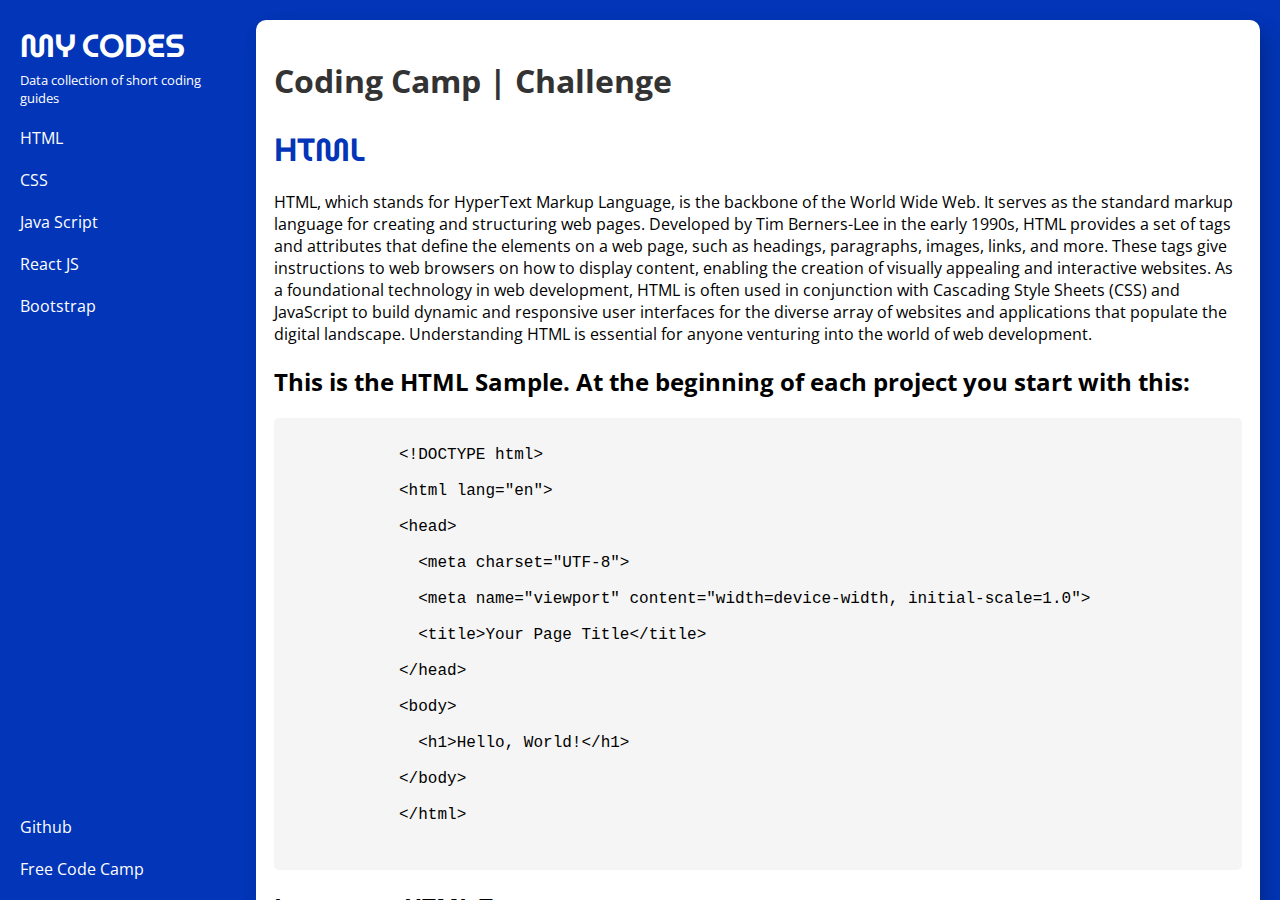
<file: documentation_Page/index.html>
<!DOCTYPE html>
<html lang="en">
  <head>
    <meta charset="UTF-8">
    <title>Registration Form</title>
    <link rel="stylesheet" href="styles.css" />
  </head>
  <body class="body" id="body">
 
     
   <nav id="navbar" class="navbar">

<div>
  <h2 id="title" class="title">MY CODES
  </h2>
       <header>Data collection of  short coding guides</header>
        <a class="nav-link" href="#html">  <h1>HTML</h1></a>
        <a class="nav-link" href="#CSS">  <h1>CSS</h1></a>
        <a class="nav-link" href="#Java_Script">  <h1>Java Script</h1></a>
        <a class="nav-link" href="#React_JS">  <h1>React JS</h1></a>
        <a class="nav-link" href="#Bootstrap">  <h1>Bootstrap</h1></a>
      </div>
      
          </div>
          
          <div>
      <h1 >Github</h1>
      <a href="https://www.freecodecamp.org/"><h1>Free Code Camp</h1></a>
      </div>
     
      </nav>
      
<main id="main-doc" class="main-doc">

  <section class="main-section" id="html">
    <h1>Coding Camp | Challenge</h1>
     <header>HTML</header>
     <p>HTML, which stands for HyperText Markup Language, is the backbone of the World Wide Web. It serves as the standard markup language for creating and structuring web pages. Developed by Tim Berners-Lee in the early 1990s, HTML provides a set of tags and attributes that define the elements on a web page, such as headings, paragraphs, images, links, and more. These tags give instructions to web browsers on how to display content, enabling the creation of visually appealing and interactive websites. As a foundational technology in web development, HTML is often used in conjunction with Cascading Style Sheets (CSS) and JavaScript to build dynamic and responsive user interfaces for the diverse array of websites and applications that populate the digital landscape. Understanding HTML is essential for anyone venturing into the world of web development.</p>
     <h2>This is the HTML Sample. At the beginning of each project you start with this:</h2>
     <code>
     <pre>
    
            &lt;!DOCTYPE html&gt;<br>
            &lt;html lang="en"&gt;<br>
            &lt;head&gt;<br>
            &nbsp;&nbsp;&lt;meta charset="UTF-8"&gt;<br>
            &nbsp;&nbsp;&lt;meta name="viewport" content="width=device-width, initial-scale=1.0"&gt;<br>
            &nbsp;&nbsp;&lt;title&gt;Your Page Title&lt;/title&gt;<br>
            &lt;/head&gt;<br>
            &lt;body&gt;<br>
            &nbsp;&nbsp;&lt;h1&gt;Hello, World!&lt;/h1&gt;<br>
            &lt;/body&gt;<br>
            &lt;/html&gt;

        </pre>
        </code>
        <h2>Important HTML Tags</h2>
        <ul>
            <li><strong>&lt;!DOCTYPE&gt;:</strong> Declares the HTML version and document type.</li>
            <li><strong>&lt;html&gt;:</strong> Defines the root of an HTML document.</li>
            <li><strong>&lt;head&gt;:</strong> Contains meta-information about the HTML document, such as title and character set.</li>
            <li><strong>&lt;body&gt;:</strong> Contains the content of the HTML document, including text, images, links, etc.</li>
            <li><strong>&lt;h1&gt; to &lt;h6&gt;:</strong> Define headings of different levels, where &lt;h1&gt; is the highest and &lt;h6&gt; is the lowest.</li>
            <li><strong>&lt;p&gt;:</strong> Represents a paragraph of text.</li>
        </ul>
  </section>
  
  <section class="main-section" id="CSS">
    <header>CSS</header>
    <p>CSS, or Cascading Style Sheets, is a styling language used to control the presentation and layout of HTML (Hypertext Markup Language) documents. It enhances the visual appeal and user experience of web pages by defining how elements should be displayed on different devices and screen sizes.</p>
    <h2>Key Concepts</h2>
            <ul>
            <li><strong>Selectors:</strong> CSS uses selectors to target HTML elements for styling.</li>
            <li><strong>Properties:</strong> CSS properties define the style aspects of selected elements.</li>
            <li><strong>Values:</strong> Each property is assigned a value specifying how elements should appear.</li>
            <li><strong>Selectors and Properties Combination:</strong> Rules are created by combining selectors and properties.</li>
            <li><strong>Box Model:</strong> Describes the layout of elements, including content, padding, border, and margin.</li>
            <li><strong>Cascading and Specificity:</strong> Styles can be inherited or overridden based on a set of rules.</li>
            <li><strong>Responsive Design:</strong> CSS allows the creation of designs that adapt to different screen sizes.</li>
            <li><strong>Flexbox and Grid:</strong> Layout tools for creating flexible and responsive designs.</li>
        </ul>
        <h2>CSS Code example</h2>
        <pre>
            body {
                font-family: 'Arial', sans-serif;
                margin: 20px;
            }
            h1 {
                color: #333;
            }
            pre {
                background-color: #f4f4f4;
                padding: 10px;
                overflow-x: auto;
                font-family: 'Courier New', monospace;
            }
        </pre>
    </div>

  </section>
   <section class="main-section" id="Java_Script">
     <header>Java Script</header>
     <p>JavaScript is a widely used, interpreted programming language that is primarily used for the development of dynamic websites. As a client-side language, JavaScript enables interaction with the user, changes to the HTML document in real time and communication with the web server. JavaScript allows you to create functions, handle events and dynamically update content on the page. It is supported by most web browsers and is an integral part of modern web development. JavaScript can also be used on the server side (Node.js) to implement server-side logic. Overall, JavaScript is a versatile language that makes it possible to create interactive and appealing user interfaces for web applications.</p>
  </section>
  <section class="main-section" id="React_JS">
    <header>React JS</header>
    <p>React.js is a JavaScript library developed for building user interfaces, especially for single-page applications. Unlike traditional JavaScript, React enables the creation of reusable UI components that structure and maintain code. React is based on the concept of "component-based" design, which allows developers to split UI elements into isolated components.
</p>
<p>
A central concept in React is the so-called "Virtual DOM", which improves the efficiency of updates. Changes are first made in the Virtual DOM and then propagated to the actual DOM in one step to ensure optimal performance.
</p>
<p>
React works well with other technologies and is often used in conjunction with modern development tools and frameworks such as Redux (for state management) and JSX (a syntax extension of JavaScript).

Overall, React provides an efficient and declarative way to create and manage complex user interfaces, making it a popular choice for front-end developers to create user interfaces for web applications.</p>

  <h2>FunctionalComponent</h2>
  <p>Eine funktionale React-Komponente ist eine JavaScript-Funktion, die JSX zurückgibt. Sie wird bevorzugt für einfache, präsentationsorientierte Komponenten verwendet. </p>
  <code>
    <pre>
      {`
function FunctionalComponent() {
  return (
    <div>
      {/* Hier kommt der Inhalt der Komponente */}
    </div>
  );
}
      `}
    </pre>
  </code>


<!-- Komponente 2: Class Component -->

  <h2>ClassComponent</h2>
  <p>Eine React-Klasse, die von React.Component erbt, ist eine Class Component. Diese Art von Komponente wird verwendet, wenn der Zustand oder Lebenszyklusmethoden benötigt werden.</p>
  <code>
    <pre>
      {`
class ClassComponent extends React.Component {
  render() {
    return (
      <div>
        {/* Hier kommt der Inhalt der Komponente */}
      </div>
    );
  }
}
      `}
    </pre>
  </code>


<!-- Komponente 3: Stateful Component -->

  <h2>StatefulComponent</h2>
  <p>Eine Stateful Component ist eine Klasse, die den React-Zustand verwendet, um dynamische Daten zu speichern und zu verwalten.</p>
  <code>
    <pre>
      {`
class StatefulComponent extends React.Component {
  constructor(props) {
    super(props);
    this.state = {
      // Hier kommt der Zustand der Komponente
    };
  }

  render() {
    return (
      <div>
        {/* Hier kommt der Inhalt der Komponente */}
      </div>
    );
  }
}
      `}
    </pre>
  </code>
  </section>
   <section class="main-section" id="Bootstrap">
     <header>Bootstrap</header>
     <p>Bootstrap is an open-source framework for front-end web design developed by Twitter. It offers a collection of predefined styles, layouts, components and JavaScript functions to facilitate the development of responsive and aesthetically pleasing websites.</p>
     <h2>Start with Boostrap</h2>
<p>Bootstrap offers a comprehensive collection of pre-built CSS and JavaScript components that simplify the design of websites. Here are the basic steps to get started with Bootstrap:</p>
<h2>Here are some key features of Bootstrap:</h2>
     <ul>
  <li><strong>Responsives Design:</strong> Bootstrap supports responsive design, which ensures that your website looks and works well on different devices and screen sizes.</li>
  <li><strong>Grid-System:</strong>Bootstrap's grid system enables simple and flexible structuring of layouts using columns and rows.</li>
  <li><strong>predefined Stiles and Components:</strong> Bootstrap offers a range of predefined styles for typography, forms, buttons, navigation elements and many other UI components.</li>
  <li><strong>JavaScript-components:</strong>It also contains JavaScript-based interaction components such as modals, tabs, dropdowns and more, which can be easily integrated.</li>
  <li><strong>Customisation options:</strong>Bootstrap is customisable and can be adapted via LESS or Sass to meet the specific requirements of a project.</li>
  <li><strong>Browser compatibility:</strong>Bootstrap is designed to work well in most modern browsers, which facilitates cross-browser compatibility.</li>
</ul>
<h2>How to import Bootstrap</h2>
<code><pre>
   &lt;!DOCTYPE html&gt;<br>
            &lt;html lang="en"&gt;<br>
            &lt;head&gt;<br>
               &lt; href="https://cdn.jsdelivr.net/npm/bootstrap@5.3.2/dist/css/bootstrap.min.css" rel="stylesheet" integrity="sha384-T3c6CoIi6uLrA9TneNEoa7RxnatzjcDSCmG1MXxSR1GAsXEV/Dwwykc2MPK8M2HN" crossorigin="anonymous"&gt;
  
            &nbsp;&nbsp;&lt;meta charset="UTF-8"&gt;<br>
            &nbsp;&nbsp;&lt;meta name="viewport" content="width=device-width, initial-scale=1.0"&gt;<br>
            &nbsp;&nbsp;&lt;title&gt;Your Page Title&lt;/title&gt;<br>
            &lt;/head&gt;<br>
  </pre></code>
  </section>

    </main>
  </body>
    </html>
</file>
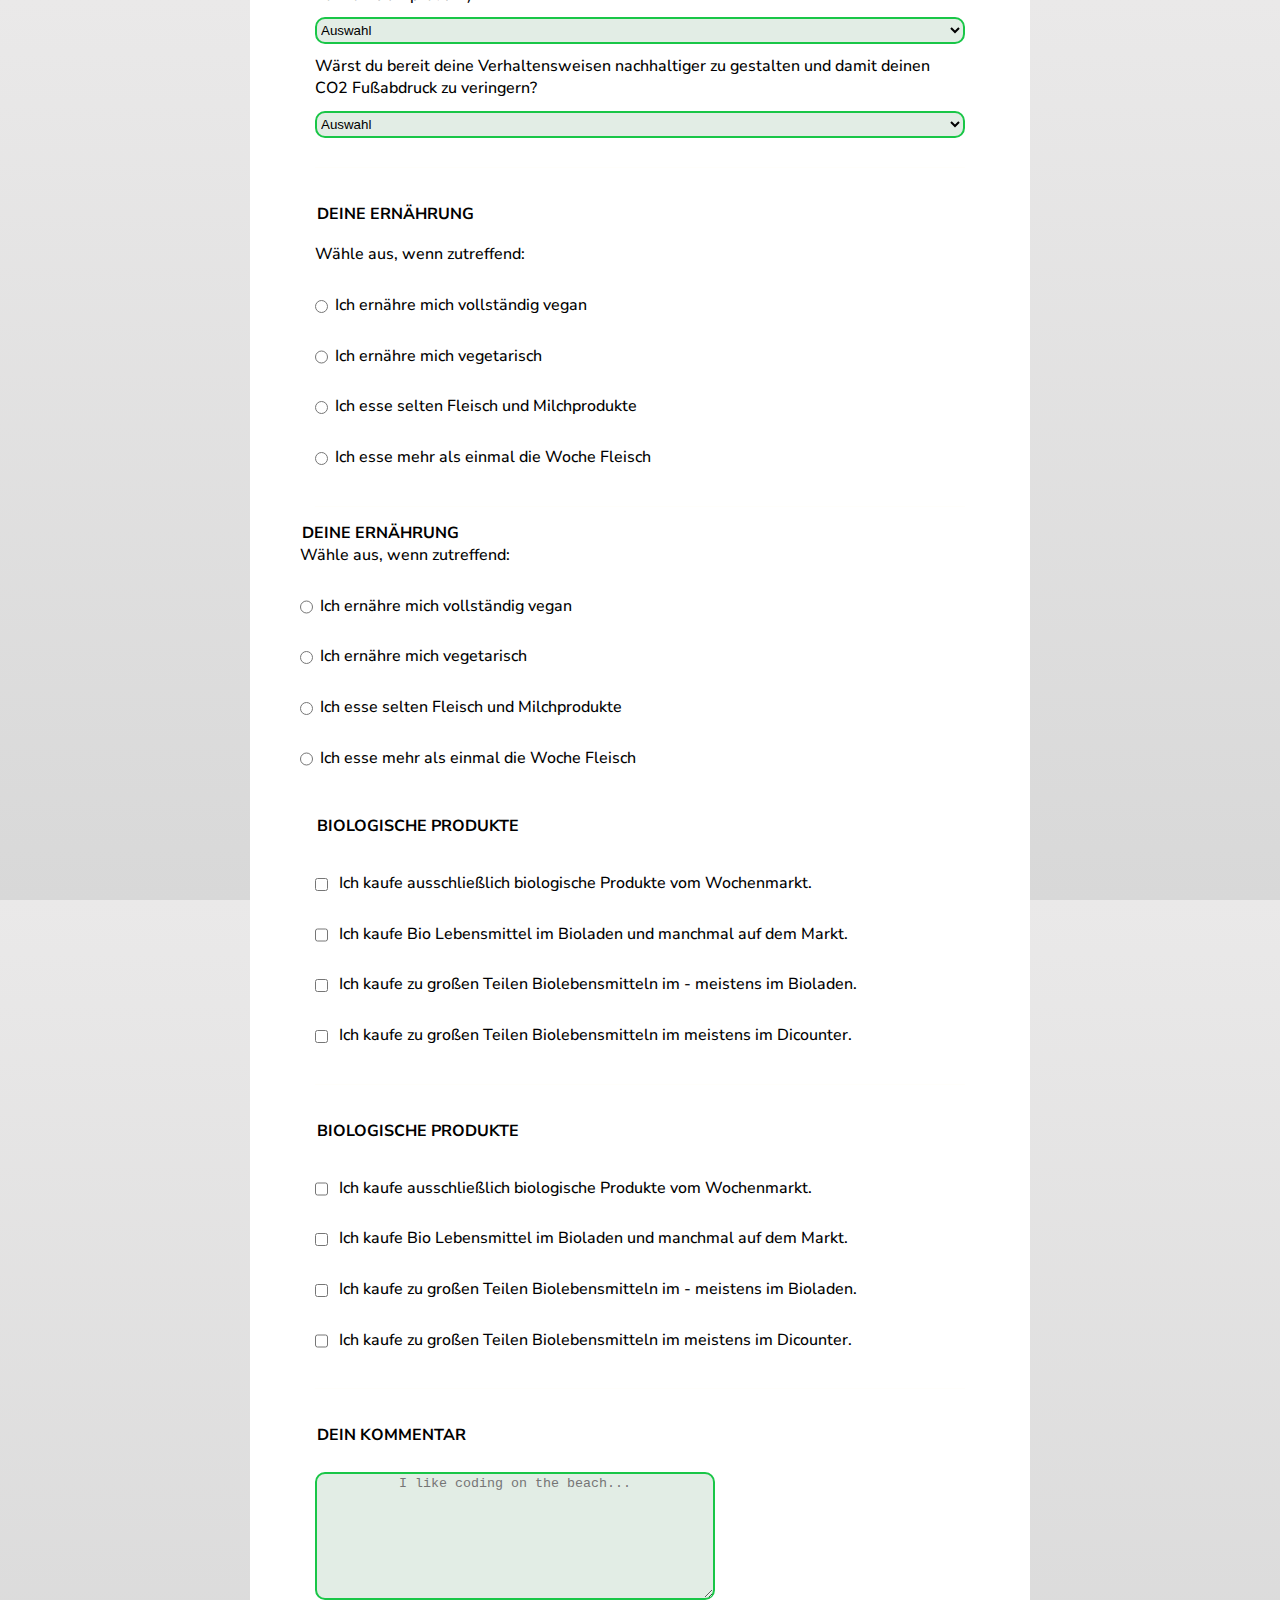
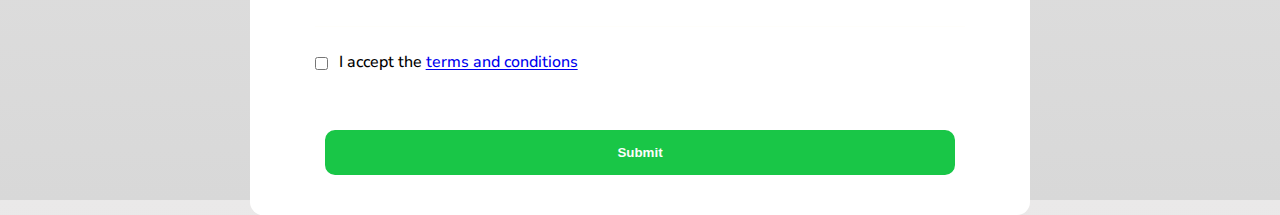
<file: surveyform/survey.html>
<!DOCTYPE>
<html lang="en">
  <head>
    <link rel="stylesheet" href="styles.css" />
  </head>

  <body>
    <div id="backgroundColor">
<div>
    <img class="foodIcon" src="foodicon.png" alt="healthy Food Icon"/>
    <h1 id="title" >Umfrage zur nachhaltigen Ernährung von Student*innen an der Universität</h1>
      <h3 id="undertitle" >Umfrage zur nachhaltigem Handeln und Konsum von </br> Student*innen an der Universität Bremen
      </h3>
      </div>
    <div class="formula">
      <form id="survey-form">
        <fieldset id="first">
        <p class="description" id="description"> <i>Wir bitten Teilnehmer*innen Fragen möglichst wahrheitsgetreu zu beantworten</i></<p>
</fieldset>
<fieldset class="abstand">
  <legend>
    DEINE PERSÖNLICHEN ANGABEN</legend>
<label for="name" id="name-label" >
  Dein Name 
<input 
id="name"
type="text" 
class="text"
name="name" 
placeholder="Ich heiße.."
required/>
</label>
<label for="email" id="email-label">
  Deine E-mail
  <input 
  id="email" 
  name="email"
  class="text"
  type="email"
  placeholder="Meine Mail ist.."
  required/>
  </label>
       <label for="number" id="number-label">
         Dein Alter
        <input 
        id="number"         
        type="number" 
        class="text"
        min="10" 
        max="99" 
        name="number" 
        placeholder="Ich bin.. Jahre alt"
        required/>
        </label>
       </fieldset>
<fieldset>
  <legend>
    DEINE SELBSTEINSCHÄTZUNG</legend>
 <label 
 for="submit">
 Schätze deinen CO2 Fußabruck ab im Vergleich zum deutschen Durchschnitt. (circa 12 Tonnen CO2 pro Jahr)

 <select 
 id="value" 
 name="value">
   <option value="0">
   Auswahl
   </option>
   <option value="1">
     ich verbrauche weniger 
     </option>
   <option value="2">
    Ich verbauche genau so viel
     </option>
   <option value="3">
     Ich verbauche mehr
     </option>
 </select>
 </label>
 <label for="submit">
   Wärst du bereit deine Verhaltensweisen nachhaltiger zu gestalten und damit deinen CO2 Fußabdruck zu veringern?
   <select 
   id="dropdown" 
   name="dropdown">
   <option value="0">
     Auswahl
     </option>
   <option value="1">
     nein, kein Interesse
     </option>
   <option value="2">
     ja, etwas wäre schon drin
     </option>
   <option value="3">
     ja, aber wie?
     </option>
   <option value="4">
     ich hole schon das beste raus
     </option>
 </select>
 </label>
</fieldset>
<fieldset >
 <legend>
    DEINE ERNÄHRUNG</legend>
    <label class="ernährungDescription" id="ernährungDescription">Wähle aus, wenn zutreffend:</label>
    
  <label for="submit">
<input type="radio" class="inline" name="radio" value="1"/>Ich ernähre mich vollständig vegan
</label>
 <label for="submit">
<input type="radio" class="inline" name="radio" value="2"/>Ich ernähre mich vegetarisch
</label>
 <label for="submit">
<input type="radio" class="inline" name="radio" value="3"/>Ich esse selten Fleisch und Milchprodukte
</label>
 <label for="submit">
<input type="radio" class="inline" name="radio"value="4"/>Ich esse mehr als einmal die Woche Fleisch
</label>
</fieldset>



<fielset>
  <legend>
    DEINE ERNÄHRUNG</legend>
    <label class="ernährungDescription" id="ernährungDescription">Wähle aus, wenn zutreffend:</label>
    
  <label for="submit">
<input type="radio" class="inline" name="radio" value="1"/>Ich ernähre mich vollständig vegan
</label>
 <label for="submit">
<input type="radio" class="inline" name="radio" value="2"/>Ich ernähre mich vegetarisch
</label>
 <label for="submit">
<input type="radio" class="inline" name="radio" value="3"/>Ich esse selten Fleisch und Milchprodukte
</label>
 <label for="submit">
<input type="radio" class="inline" name="radio"value="4"/>Ich esse mehr als einmal die Woche Fleisch
</label>
</fieldset>

<fieldset>
  <legend>BIOLOGISCHE PRODUKTE</legend>
  <label for="submit">
      <input type="checkbox" id="checkbox" class="inline" name="checkbox" value="Wochenmarkt">
  Ich kaufe ausschließlich biologische Produkte vom Wochenmarkt.
    <label>
      <label for="submit">
      <input type="checkbox" id="checkbox" class="inline" name="checkbox" value="BioladenWochenmarkt">
  Ich kaufe Bio Lebensmittel im Bioladen und manchmal auf dem Markt.
    <label>
       <label for="submit">
      <input type="checkbox" id="checkbox" class="inline" name="checkbox" value="teilweiseBioladen">
  Ich kaufe zu großen Teilen Biolebensmitteln im - meistens im Bioladen.
    <label>
      <label for="submit">
      <input type="checkbox" id="checkbox" class="inline" name="checkbox" value="BioDiscounter">
  Ich kaufe zu großen Teilen Biolebensmitteln im meistens im Dicounter.
    <label>
  </fieldset>

  <fieldset>
  <legend>BIOLOGISCHE PRODUKTE</legend>
  <label for="submit">
      <input type="checkbox" id="checkbox" class="inline" name="checkbox" value="Wochenmarkt">
  Ich kaufe ausschließlich biologische Produkte vom Wochenmarkt.
    <label>
      <label for="submit">
      <input type="checkbox" id="checkbox" class="inline" name="checkbox" value="BioladenWochenmarkt">
  Ich kaufe Bio Lebensmittel im Bioladen und manchmal auf dem Markt.
    <label>
       <label for="submit">
      <input type="checkbox" id="checkbox" class="inline" name="checkbox" value="teilweiseBioladen">
  Ich kaufe zu großen Teilen Biolebensmitteln im - meistens im Bioladen.
    <label>
      <label for="submit">
      <input type="checkbox" id="checkbox" class="inline" name="checkbox" value="BioDiscounter">
  Ich kaufe zu großen Teilen Biolebensmitteln im meistens im Dicounter.
    <label>
  </fieldset>

<fieldset>
   <legend>
    DEIN KOMMENTAR</legend>
   <label for="bio">
          <textarea id="bio" name="bio" rows="8" cols="30" placeholder="I like coding on the beach..."></textarea>
        </label>
        </fieldset>

  <label for="terms-and-conditions" class="terms">
          <input id="terms-and-conditions" type="checkbox" required name="terms-and-conditions" class="inline" value="accepted" /> I accept the <a href="https://www.freecodecamp.org/news/terms-of-service/">terms and conditions</a>
        </label>


<div>
 <input type="submit" id="submit" value="Submit" />
 </div>
      </form>
      </div>
      </div>
    </body>
</file>
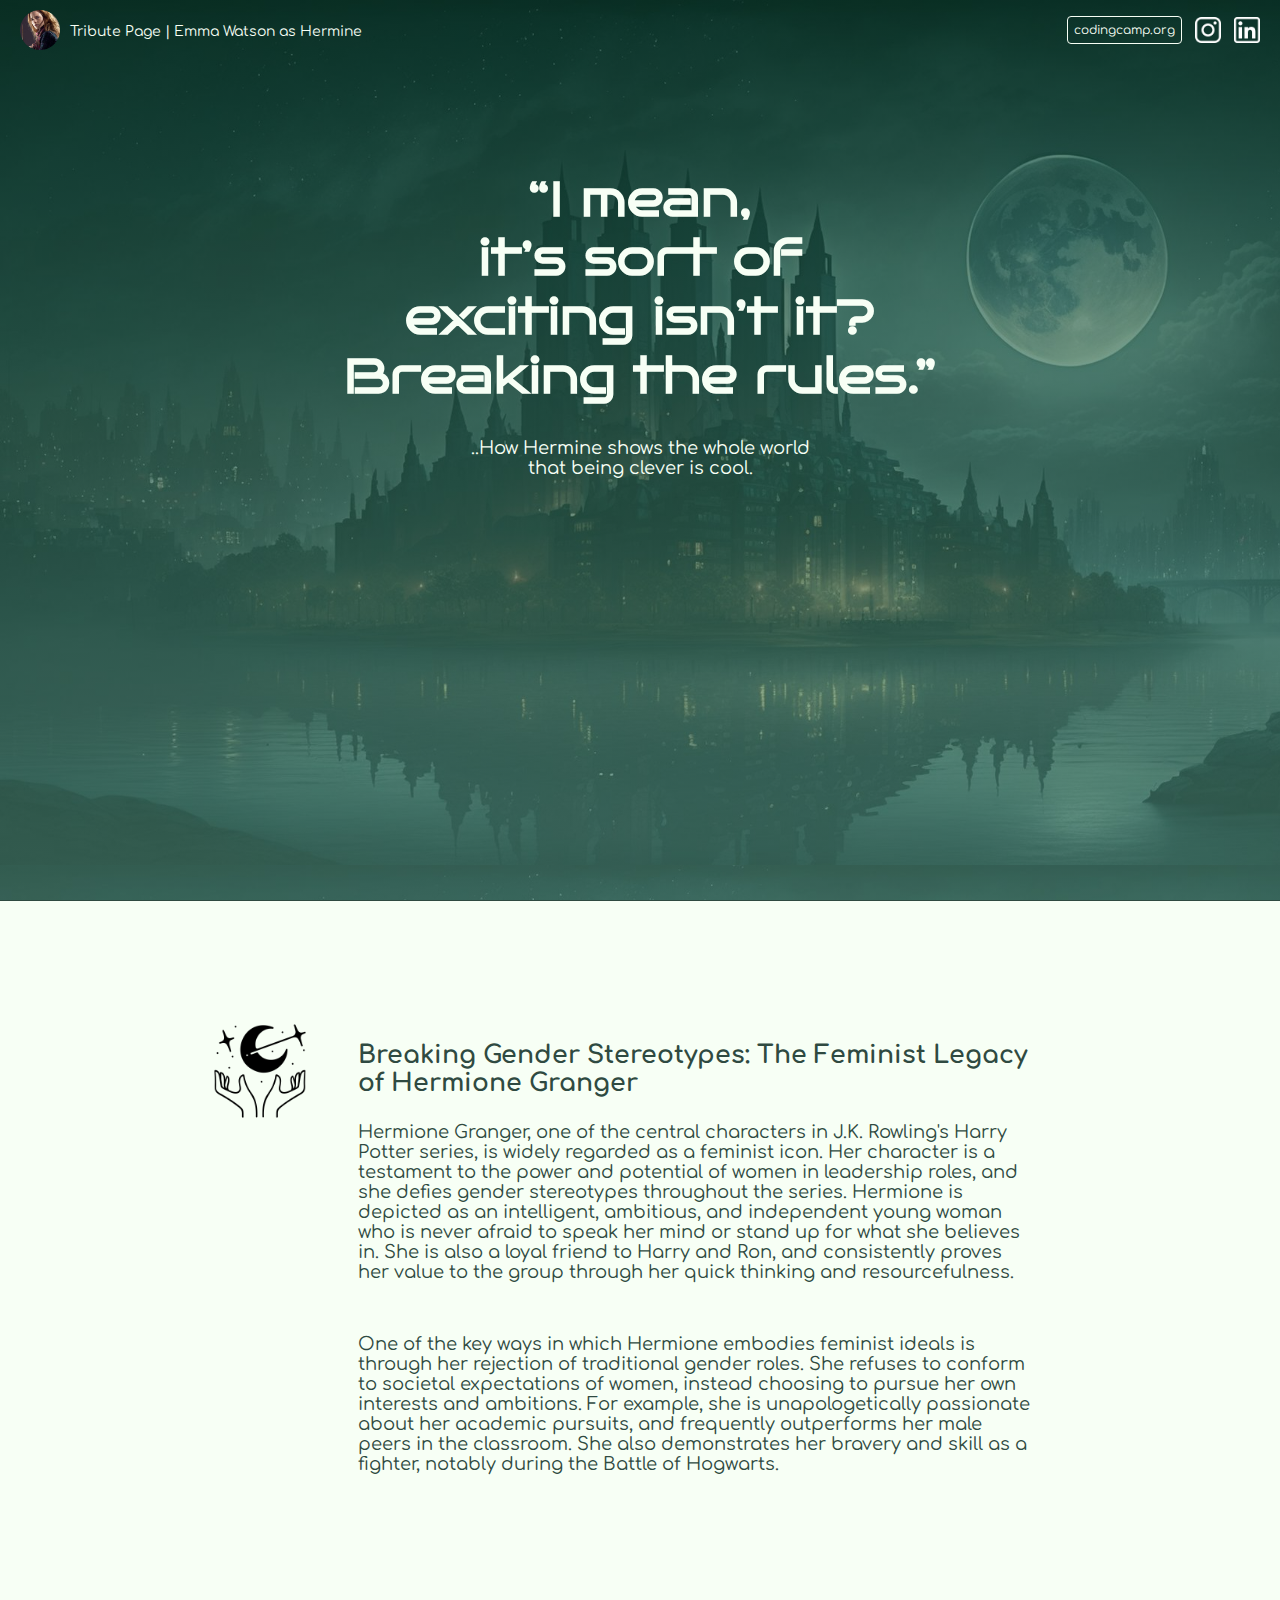
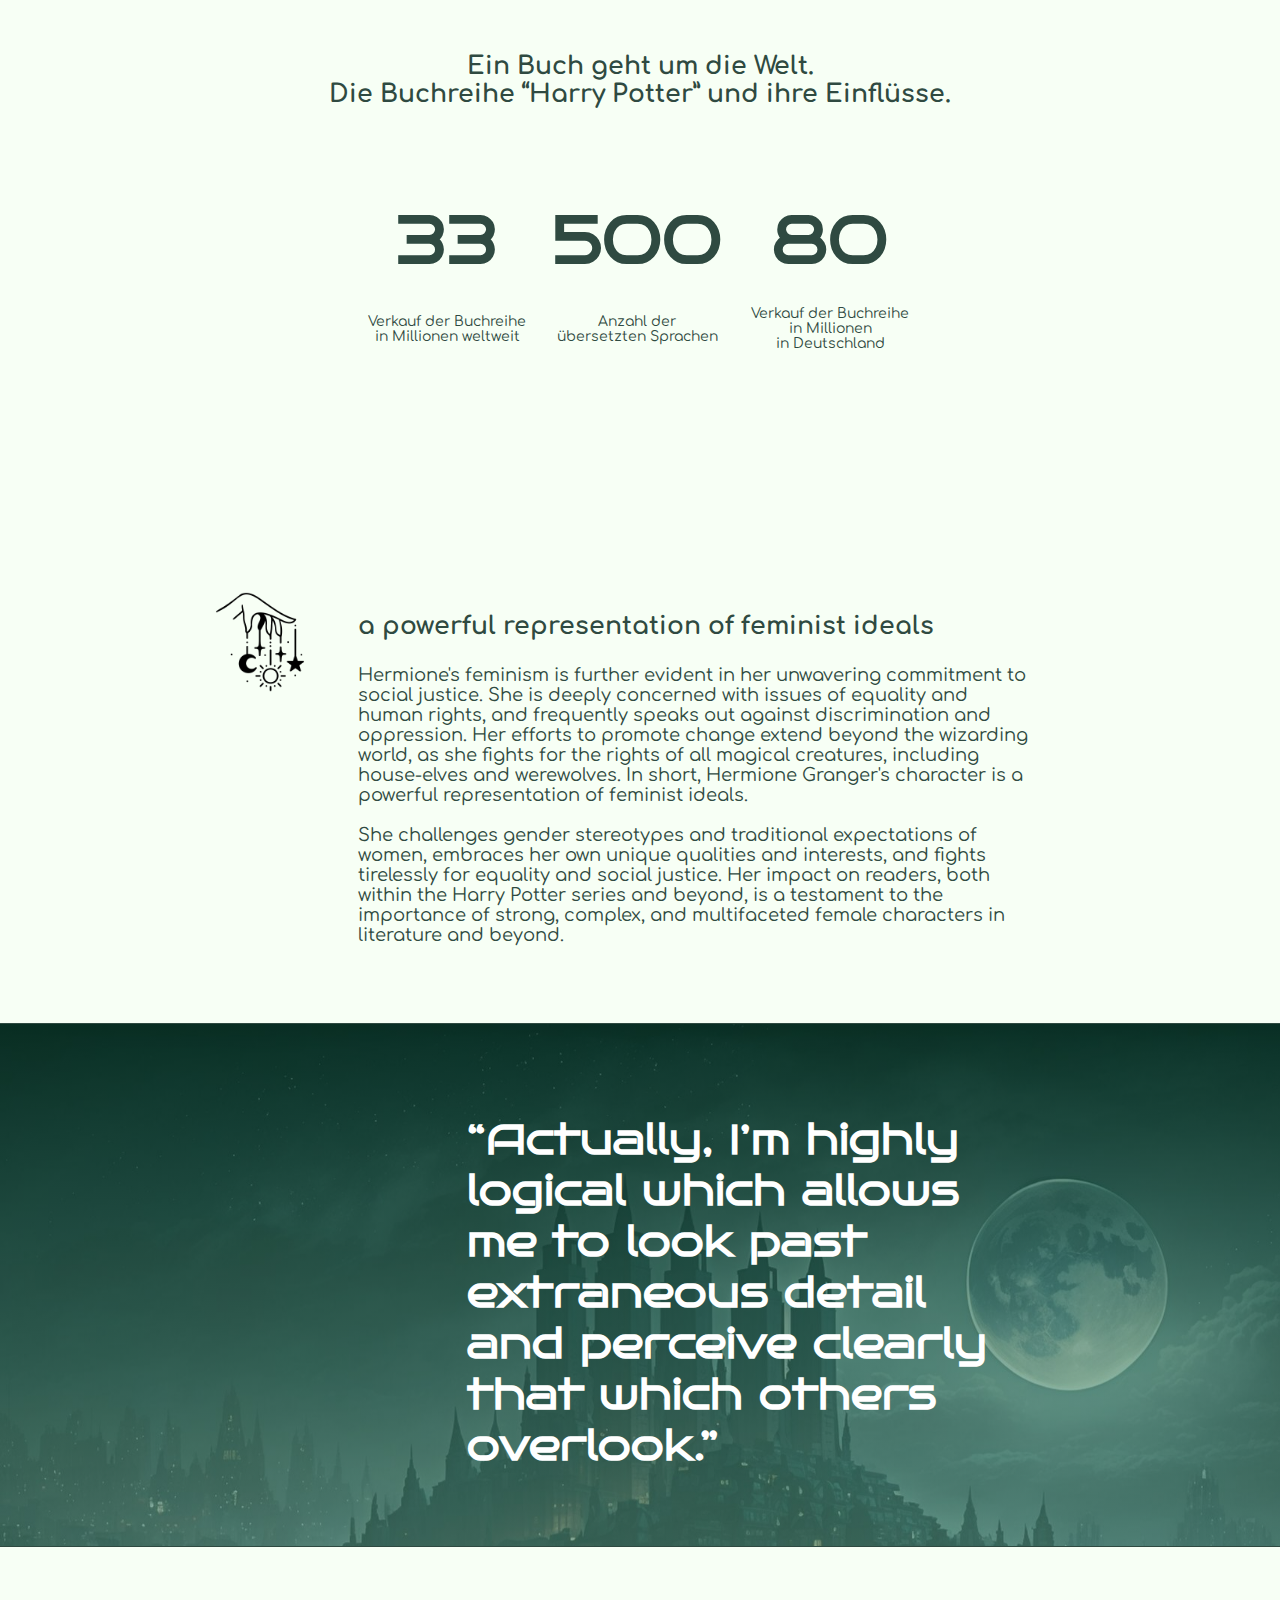
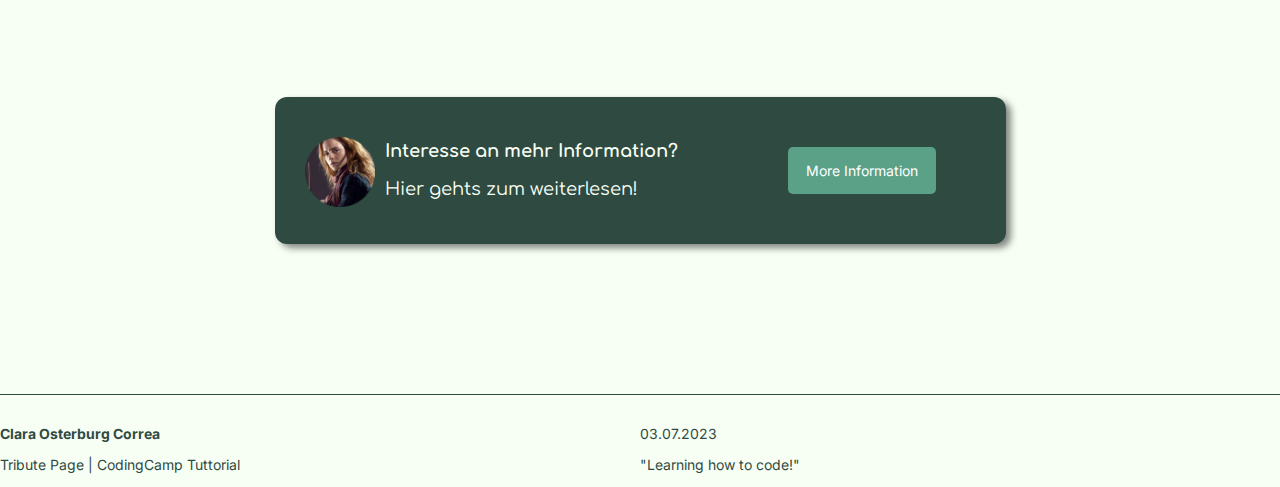
<file: Tribute _Page/HTMLPage1.html>
﻿<!DOCTYPE html>
<html>
  <head>
    <link rel="stylesheet" href="style.css" />
    <meta charset="utf-8" />
    <meta http-equiv="X-UA-Compatible" content="IE=edge" />
    <title>Admin Spielinhalte</title>
    <meta name="viewport" content="width=device-width, initial-scale=1" />
  </head>
  <body>
      <main class="main">
    <div class="App-header">
      <div class="col-6 leftNavbar">
        <img class="icon" src="icon.png" alt="bild" />

        <p>Tribute Page | Emma Watson as Hermine</p>
      </div>
      <div class="col-6 rightNavbar">
        <div
          class="rightFloat"
          style="margin-left: auto; display: flex; float: right"
        >
          <p><a href="codingcamp.org" class="button">codingcamp.org</a></p>
          <a href="# ">
            <img class="insta" src="instagram.png" alt="Instagramm Link"
          /></a>
          <a href="# ">
            <img class="insta" src="linkedin.png" alt="Instagramm Link"
          /></a>
        </div>
      </div>
    
  
      <div class="section">
    
        </div>
        <div class="col-12 header">
          <h1>
            “I mean, <br />
            it’s sort of <br />
            exciting isn’t it?<br />
            Breaking the rules.”
          </h1>
         
            <p>
              ..How Hermine shows the whole world <br />
              that being clever is cool.
            </p>
            <br />
          
        </div>
      </div>
      </div>

      <div class="col-12 App-underline"></div>
      <div class="col-12 ">
        <div class="col-3">
               <img class="moon" src="moon.png" alt="hermine" />
     
        </div>
        <div class="col-9 whitebox">
          <h3>
            Breaking Gender Stereotypes: The Feminist Legacy of Hermione Granger
          </h3>
          <p>
            Hermione Granger, one of the central characters in J.K. Rowling's
            Harry Potter series, is widely regarded as a feminist icon. Her
            character is a testament to the power and potential of women in
            leadership roles, and she defies gender stereotypes throughout the
            series. Hermione is depicted as an intelligent, ambitious, and
            independent young woman who is never afraid to speak her mind or
            stand up for what she believes in. She is also a loyal friend to
            Harry and Ron, and consistently proves her value to the group
            through her quick thinking and resourcefulness.
          </p>
          <br/>
          <p>
            One of the key ways in which Hermione embodies feminist ideals is
            through her rejection of traditional gender roles. She refuses to
            conform to societal expectations of women, instead choosing to
            pursue her own interests and ambitions. For example, she is
            unapologetically passionate about her academic pursuits, and
            frequently outperforms her male peers in the classroom. She also
            demonstrates her bravery and skill as a fighter, notably during the
            Battle of Hogwarts.
          </p>
          
        </div>
      </div>
     

      <div class="col-12 infobox">
       
          <h3>
            Ein Buch geht um die Welt. <br />
            Die Buchreihe “Harry Potter” und ihre Einflüsse.
          </h3>
          <br />
          <table class="zahleneinschub">
            <tr>
              <th>33</th>
              <th>500</th>
              <th>80</th>
            </tr>
            <tr>
              <td>Verkauf der Buchreihe <br />in Millionen weltweit</td>
              <td>Anzahl der <br />übersetzten Sprachen</td>
              <td>
                Verkauf der Buchreihe <br />in Millionen <br />in Deutschland
              </td>
            </tr>
          </table>
          
        </div>
        </div>

        <div class="col-12">
          <div class="col-3">  <img class="moon" src="magic.png" alt="hermine" /></div>
          <div class="col-9 whitebox">
            <h3>a powerful representation
              of feminist ideals</h3>
            <p>
              Hermione's feminism is further evident in her unwavering
              commitment to social justice. She is deeply concerned with issues
              of equality and human rights, and frequently speaks out against
              discrimination and oppression. Her efforts to promote change
              extend beyond the wizarding world, as she fights for the rights of
              all magical creatures, including house-elves and werewolves. In
              short, Hermione Granger's character is a powerful representation
              of feminist ideals.
              <br />
              <br/>
              She challenges gender stereotypes and traditional expectations of
              women, embraces her own unique qualities and interests, and fights
              tirelessly for equality and social justice. Her impact on readers,
              both within the Harry Potter series and beyond, is a testament to
              the importance of strong, complex, and multifaceted female
              characters in literature and beyond.
            </p>
          </div>
        </div>
        <div class="col-12 App-underline"></div>
        <div class="col-12 App-header">
          <div class="col-4"><br /></div>
          <div class="col-6">
            <h2>
              “Actually, I’m highly logical which allows me to look past
              extraneous detail and perceive clearly that which others
              overlook.”
            </h2>
          </div>

          <div class="col-2"><br /></div>
        </div>
        <div class="col-12 App-underline"></div>
        <div class="whiteboxMoreInfo">
          <div class="moreInfo">
            <div class="moreInfoFloat">
              <img
                class="hermineMoreInfo"
                src="hermineMoreInfo.png"
                alt="bild"
              />
            </div>
            <div class="moreInfoFloat">
              <br />
              <p><b>Interesse an mehr Information?</b></p>
              <p>Hier gehts zum weiterlesen!</p>
            </div>
            <div class="divButton">
              <button type="button">
                <a href="https://harrypotter.fandom.com/de/wiki/Hermine_Granger"
                  >More Information</a
                >
              </button>
            </div>
          </div>
        </div>
      
      <div class="col-12 whitebox footer App-underline">
        <br />

      

        <div class="col-6">
     
          <p><b>Clara Osterburg Correa</b></p>

          <p>Tribute Page | CodingCamp Tuttorial</p>
         
        </div>
        <div class="col-6">
          
           <p>03.07.2023</p>
          <p>"Learning how to code!"</p>
        </div>
        <br/>
      </div>
    </main>
  </body>
</html>
</file>
<file: documentation_Page/styles.css>
@import url("https://fonts.googleapis.com/css2?family=DM+Sans:ital,opsz,wght@0,9..40,300;0,9..40,400;1,9..40,200;1,9..40,300&family=Open+Sans:ital,wght@0,300;0,400;0,600;0,700;1,300;1,400;1,500&display=swap");

@import url("https://fonts.googleapis.com/css2?family=MuseoModerno:ital,wght@0,300;0,400;0,500;0,600;0,700;1,600&display=swap");

html {
  height: 100%;
  margin: 0;
  font-family: "Open Sans", sans-serif;
}

#title {
  font-size: 2rem;
  font-family: "MuseoModerno", sans-serif;
  font-weight: 600;
  color: white;
  padding: 0;
  margin: 0;
}

@media screen and (max-width: 800px) {
  /* On larger screens, adjust the layout to side-by-side */
  body {
    margin: 0;
    padding: 0;
    height: 100vh;
    flex-wrap: wrap;
  }
  #navbar {
    position: fixed;
    z-index: 2;
    text-align: center;
    padding: 8px;
    margin: 0;
    border-radius: 0px;
  }
  #navbar h1,
  p {
    font-size: 13px;
    margin: 0;
  }
  .na-links {
    visibility: hidden;
    height: 0;
  }
  #html {
    margin: 150px 0 20px 0;
  }
}

.body {
  background-color: #0235b7;
  margin: 0;
  padding: 0;
  height: 100vh;
  display: flex;
  flex-direction: row;
}

.navbar {
  width: 100%;
  color: white;
  padding: 15px;
  position: sticky;
  margin: 5px;
  border-radius: 10px;
  display: flex;
  flex-direction: column;
  justify-content: space-between;
}

.navbar h1 {
  color: white;
  font-size: 1em;
  font-weight: 400;
  margin: 20px 18px 0 0;
  text-decoration: underline;
  text-decoration-color: #0235b7;
}

.navbar header {
  font-size: 0.8em;
}

.main-doc {
  flex: auto;
  overflow-y: auto;
  padding: 20px;
  position: relative;
}

.main-doc header {
  font-size: 2rem;
  font-family: "MuseoModerno", sans-serif;
  font-weight: 600;
  color: #0235b7;
}

.main-section {
  background-color: white;
  padding: 18px;
  margin: 0 0 20px 0;
  border-radius: 10px;
  box-shadow: 7px 9px 21px -4px rgba(0, 0, 0, 0.29);
  -webkit-box-shadow: 7px 9px 21px -4px rgba(0, 0, 0, 0.29);
  -moz-box-shadow: 7px 9px 21px -4px rgba(0, 0, 0, 0.29);
}

h1 {
  color: #333;
}

ul {
  list-style-type: none;
  padding: 0;
}
li {
  margin-bottom: 10px;
}

pre {
  background-color: #f5f5f5;
  border-radius: 5px;
  color: black;
  padding: 10px;
  overflow-x: auto;
  font-family: "Courier New", monospace;
}
</file>
<file: surveyform/styles.css>
@import url("https://fonts.googleapis.com/css2?family=Nunito+Sans:ital,opsz,wght@0,6..12,200;0,6..12,300;0,6..12,400;0,6..12,500;0,6..12,600;0,6..12,700;0,6..12,800;0,6..12,900;1,6..12,200;1,6..12,300;1,6..12,400;1,6..12,500;1,6..12,600;1,6..12,700;1,6..12,800&display=swap");
body {
  font-family: "Nunito Sans", sans-serif;
  background-repeat: no-repeat;
  background-size: cover;
  color: black;
  margin: 0 auto;
  padding: 0;
  border: none;
  background: rgb(216, 216, 216);
  background: linear-gradient(
    0deg,
    rgba(216, 216, 216, 1) 0%,
    rgba(234, 233, 233, 1) 100%
  );
  display: flex;
  justify-content: center;
  align-items: center;
}

*,
*::before,
*::after {
  box-sizing: border-box;
}

h1,
h3 {
  text-align: center;
}

h3 {
  font-family: "Nunito Sans", sans-serif;
  font-weight: 300;
}

h1 {
  font-size: 1.3 rem;
  color: rgb(25, 198, 71);
  font-weight: 800;
}

p {
  font-style: light;
}

legend {
  font-weight: 700;
}

.description {
  color: black;
}

.formula {
  text-align: left;
  margin: 0 auto;
  padding: 0;
  width: 100%;
  min-height: 2em;
  border-radius: 0 10px 10px 10px;
  display: flex;
  justify-content: center;
}

#survey-form {
  margin: 0;
  padding: 0;
}

div {
  margin: 30px 25px;
  text-align: center;
}

form {
  width: 60vw;
  max-width: 680px;
  min-width: 300px;
  margin: 1rem 15px;
  padding: 35px 0.625rem;
  border: 2px inset #ffffff99;
  border: none;
  border-top: 0.1px solid #ffffff99;
}

label {
  display: block;
  margin: 0.5rem 0;
  width: 100%;
}

.text {
  border: 2px solid rgb(25, 198, 71);
  border-radius: 10px;
  background-color: rgb(226, 237, 229);
}

.foodIcon {
  text-align: center;
  margin: 5px auto;
  width: 120px;
  height: 120px;
}

.inline {
  width: unset;
  margin: 0.6em 0.5em 0.6em 0;
  vertical-align: middle;
}

input {
  border-radius: 5px;
}

select {
  width: 100%;
  display: block;
  margin: 0.7rem 0;
  height: 1.7rem;
  background-color: rgb(226, 237, 229);
  border: 2px solid rgb(25, 198, 71);
  border-radius: 10px;
  color: black;
}

input {
  margin: 15px 0 0 0;
  width: 100%;
  padding: 5px;
  min-height: 2em;
  background: #fffefb;
  color: black;
}

fieldset {
  border: none;
  border-bottom: 1px solid #fffefb;
  margin: 35px 15px 15px 15px;
  padding: 18px 0;
}

.terms {
  padding: 0 15px;
}

#submit {
  border-radius: 0;
  padding: 13px;
  text-align: center;
  font-weight: bold;

  border: 2px solid rgb(25, 198, 71);
  background: rgb(25, 198, 71);
  color: rgb(252, 253, 252);
  border-radius: 10px;
}

#submit:hover {
  cursor: pointer;
}

#first {
  border-radius: o;
  margin: 0px 5px 0px 15px;
  padding: 0;
  display: flex;
  justify-content: center;
}

#first p {
  background-color: rgb(226, 237, 229);
  color: black;
  padding: 6px 6px;
  border-radius: 5px;
  font-family: "Nunito Sans", sans-serif;
  font-weight: 300;
  font-size: 15px;
  text-align: center;
}

label {
  font-weight: 500;
}

p {
  font-weight: 300;
  padding: 0;
  margin: 0;
}

#backgroundColor {
  background-color: white;
  margin: 20px 0 30px 0;
  padding: 10px;
  border: none;
  max-width: 780px;
  border-radius: 13px;
}

.ernährungDescription {
  margin: 0 0 20px 0;
}

.abstand {
  margin-top: 100px;
}

textarea {
  text-align: center;
  width: 400px;
  background-color: rgb(226, 237, 229);
  border: 2px solid rgb(25, 198, 71);
  border-radius: 10px;
}
</file>
<file: Tribute _Page/style.css>
@import url("https://fonts.googleapis.com/css2?family=Bruno+Ace&family=Khula:wght@300;600&display=swap");

@import url("https://fonts.googleapis.com/css2?family=Inter:wght@300&display=swap");

@import url("https://fonts.googleapis.com/css2?family=Comfortaa:wght@300&display=swap");

/**border box macht das man trotz der prozentzahlen padding nutzen kann **/
html,
body {
  height: 100%;
  margin: 0;
  background-color: #f7fff5;
  color: #2f4a41;
}

* {
  box-sizing: border-box;
}

@media (max-width: 1400px) {
  html {
    font-size: 14px;
  }
}

@media (max-width: 668px) {
  html {
    font-size: 12px;
  }
}

@media (max-width: 450px) {
  html {
    font-size: 11px;
  }
}

/* For desktop: */
.col-1 {
  width: 8.33%;
}
.col-2 {
  width: 16.66%;
}
.col-3 {
  width: 25%;
}
.col-4 {
  width: 33.33%;
}
.col-5 {
  width: 41.66%;
}
.col-6 {
  width: 50%;
}
.col-7 {
  width: 58.33%;
}
.col-8 {
  width: 66.66%;
}
.col-9 {
  width: 75%;
}
.col-10 {
  width: 83.33%;
}
.col-11 {
  width: 91.66%;
}
.col-12 {
  width: 100%;
}

@media only screen and (max-width: 768px) {
  /* For mobile phones: */
  [class*="col-"] {
    width: 100%;
  }
}

/* Custom CSS for full-height sections */
.section {
  min-height: 100vh; /* Set the minimum height of each section to 100% of viewport height */
}

.App-header {
  width: 100%;
  height: auto;
  background: linear-gradient(
      270deg,
      rgba(89, 160, 135, 0.36) 50%,
      transparent 50%
    )
    repeat;

  background-image: 
    /* top, transparent red */ linear-gradient(
      rgba(10, 63, 44, 0.666),
      rgba(89, 160, 135, 0.56)
    ),
    /* your image */ url(hogwarts.jpg);
}

.header {
  text-align: center;
}

.App-header a {
  font-size: 12px;
  color: #f7fff5;
}

.leftHeader {
  float: left;
  width: 40%;
  text-align: right;
}

.leftNavbar p {
  font-size: 14px;
  padding: 10px 0 0 0;
}

.rightHeader {
  padding: 0pt 0pt 20pt 5pt;
  float: left;
  width: 60%;
  margin: none;
}

.header p {
  color: #f7fff5;
}

h1 {
  font-family: "Bruno Ace", cursive;
  font-size: 3.5rem;
  padding: 80px 0 0 0;
  margin-left: 20px;
  margin-right: 20px;
  color: #f7fff5;
}

h2 {
  font-family: "Bruno Ace", cursive;
  font-size: 3rem;
  padding: 40px;
  margin-top: 50px;
  color: white;
}

h3 {
  font-size: 25px;
  font-family: "Comfortaa", sans-serif;
  margin-top: 100px;
}

p {
  font-size: 18px;
  font-family: "Comfortaa", sans-serif;
}

.button {
  font-size: 18px;
  font-family: "Comfortaa", sans-serif;
  color: white;
  margin: 18px 0px;
  padding: 6px;
  border-style: solid;
  border-radius: 4px;
  border-width: 1px;
  border-color: #f7fff5;
}

.button:hover {
  border-width: 2px;
}

.whitebox p {
  font-size: 18px;
  font-family: "Comfortaa", sans-serif;
}

th,
tr {
  font-size: 1rem;
  font-family: "Comfortaa", sans-serif;
}

.leftNavbar {
  float: left;
  color: #f7fff5;
  padding: 0px 10px;
  margin: 0;
  border: none;
}

.rightNavbar {
  float: left;
  color: #f7fff5;
  text-align: right;
  padding: 0px 20px;
}

.main div {
  float: left;
}

.header div {
  float: left;
}

.hermineTitle {
  width: 80%;
  height: auto;
  margin: 120px 60px;
  border-radius: 28px;
  box-shadow: 0px 0px 52px 20px rgba(255, 255, 255, 0.25);
  -webkit-box-shadow: 0px 0px 52px 20px rgba(255, 255, 255, 0.25);
  -moz-box-shadow: 0px 0px 52px 20px rgba(255, 255, 255, 0.25);

  -webkit-transform: scale(1);
  -moz-transform: scale(1);
  -ms-transform: scale(1);
  -o-transform: scale(1);
  transform: scale(1);
}

.hermineTitle:hover {
  -webkit-transform: scaleY(1);
  -webkit-transform: scale(1.12);
}

.icon {
  float: left;
  width: 40px;
  height: auto;
  margin: 10px 10px 0 10px;
}

.moon {
  width: 100px;
  float: right;
  height: auto;
  margin: 120px 10px;
}

.hermineTitle:hover {
  -webkit-transform: scaleY(1);
  -webkit-transform: scale(1.12);
}

.insta {
  width: 26px;
  height: 26px;
  margin: 17px 0px 0px 13px;
}

.greybox {
  background-color: #2f4a41;
  text-align: center;
  color: white;
}

.infobox {
  color: #2f4a41;
  text-align: center;
  background-color: #f7fff5;
}

.factbox {
}

.footer p {
  text-align: left;
  font-size: 1rem;
  font-family: "Inter", sans-serif;
}

.whitebox {
  background-color: #f7fff5;
  color: #2f4a41;
  text-align: left;
  padding: 40px 250px 60px 38px;
}

.App-underline {
  border-top: 0.3px solid #2f4a41;
  margin: 0 auto;
  padding: 0;
}

.zahleneinschub {
  display: flex;
  justify-content: center;
  align-items: center;
  margin: 25px 30px 120px;
}

.zahleneinschub th {
  padding: 25px;
}

.App-Zitat {
  width: 100%;
  height: auto;
  margin: 60 0 80 0;
  padding: 20;
  background: linear-gradient(90deg, rgba#5AA188 50%, transparent 50%) repeat;
}

table,
th,
td {
  border-collapse: collapse;
}

th {
  font-family: "Bruno Ace", cursive;
  font-size: 4.8rem;
  padding: 0px;
}

.whiteboxMoreInfo {
  background-color: #f7fff5;
  display: flex;
  align-items: center;
  justify-content: center;
  width: 100%;
  padding: 150px;
}

.moreInfo {
  border-radius: 12px;
  padding: 10px 10px;
  background-color: #2f4a41;
  color: #f7fff5;
  box-shadow: 5px 4px 7px 0px rgba(0, 0, 0, 0.48);
  -webkit-box-shadow: 5px 4px 7px 0px rgba(0, 0, 0, 0.48);
  -moz-box-shadow: 5px 4px 7px 0px rgba(0, 0, 0, 0.48);
}

.divButton {
  padding: 20px 50px;
  float: right;
  font-size: 1rem;
  font-family: "Inter", sans-serif;
}

.divButton button,
a {
  font-size: 1rem;
  font-family: "Inter", sans-serif;
  text-decoration: none;
  border: none;
  color: white;
}

.divButton button {
  background-color: #5aa188;

  border-radius: 5px;
  padding: 15px 18px;
  margin: 20px 10px 20px 60px;
}

.divButton button:hover {
  background-color: #152a23;

  box-shadow: 5px 4px 7px 0px rgba(0, 0, 0, 0.48);
  -webkit-box-shadow: 5px 4px 7px 0px rgba(0, 0, 0, 0.48);
  -moz-box-shadow: 5px 4px 7px 0px rgba(0, 0, 0, 0.48);
}

.hermineMoreInfo {
  height: 70px;
  width: auto;
  margin: 30px 10px 20px 20px;
}

@media screen and (max-width: 800px) {
  .leftHeader,
  .rightHeader,
  .img {
    width: 100%; /* The width is 100%, when the viewport is 800px or smaller */
    text-align: center;
    padding: 0pt;
    margin: 0pt;
  }
  .greybox,
  h3 {
    padding: 0;
    margin: 0;
  }

  .whiteboxMoreInfo {
    padding: 30px;
  }
  main div h1 {
    text-align: center;
    margin-left: 0px;
    margin-right: 0px;
    padding: 0;
  }
  .whitebox {
    padding: 30px;
  }
  .zahleneinschub {
    margin: 25px 30px;
  }
  .rightNavbar {
    color: white;
    padding: 0 25px 0 0;
  }
  th,
  td {
    width: 100%;
  }
  .footer div {
    text-align: center;
    margin: 10px;
  }
}

@media screen and (max-width: 1200px) {
  .left,
  .right,
  .img {
    width: 100%; /* The width is 100%, when the viewport is 1200px or smaller */

    padding: 0pt;
  }
  .whitebox {
    padding: 50px 20px 50px 10px;
  }
  .rightNavbar {
    color: white;
    padding: 0 25px 0 0;
  }
}
</file>
